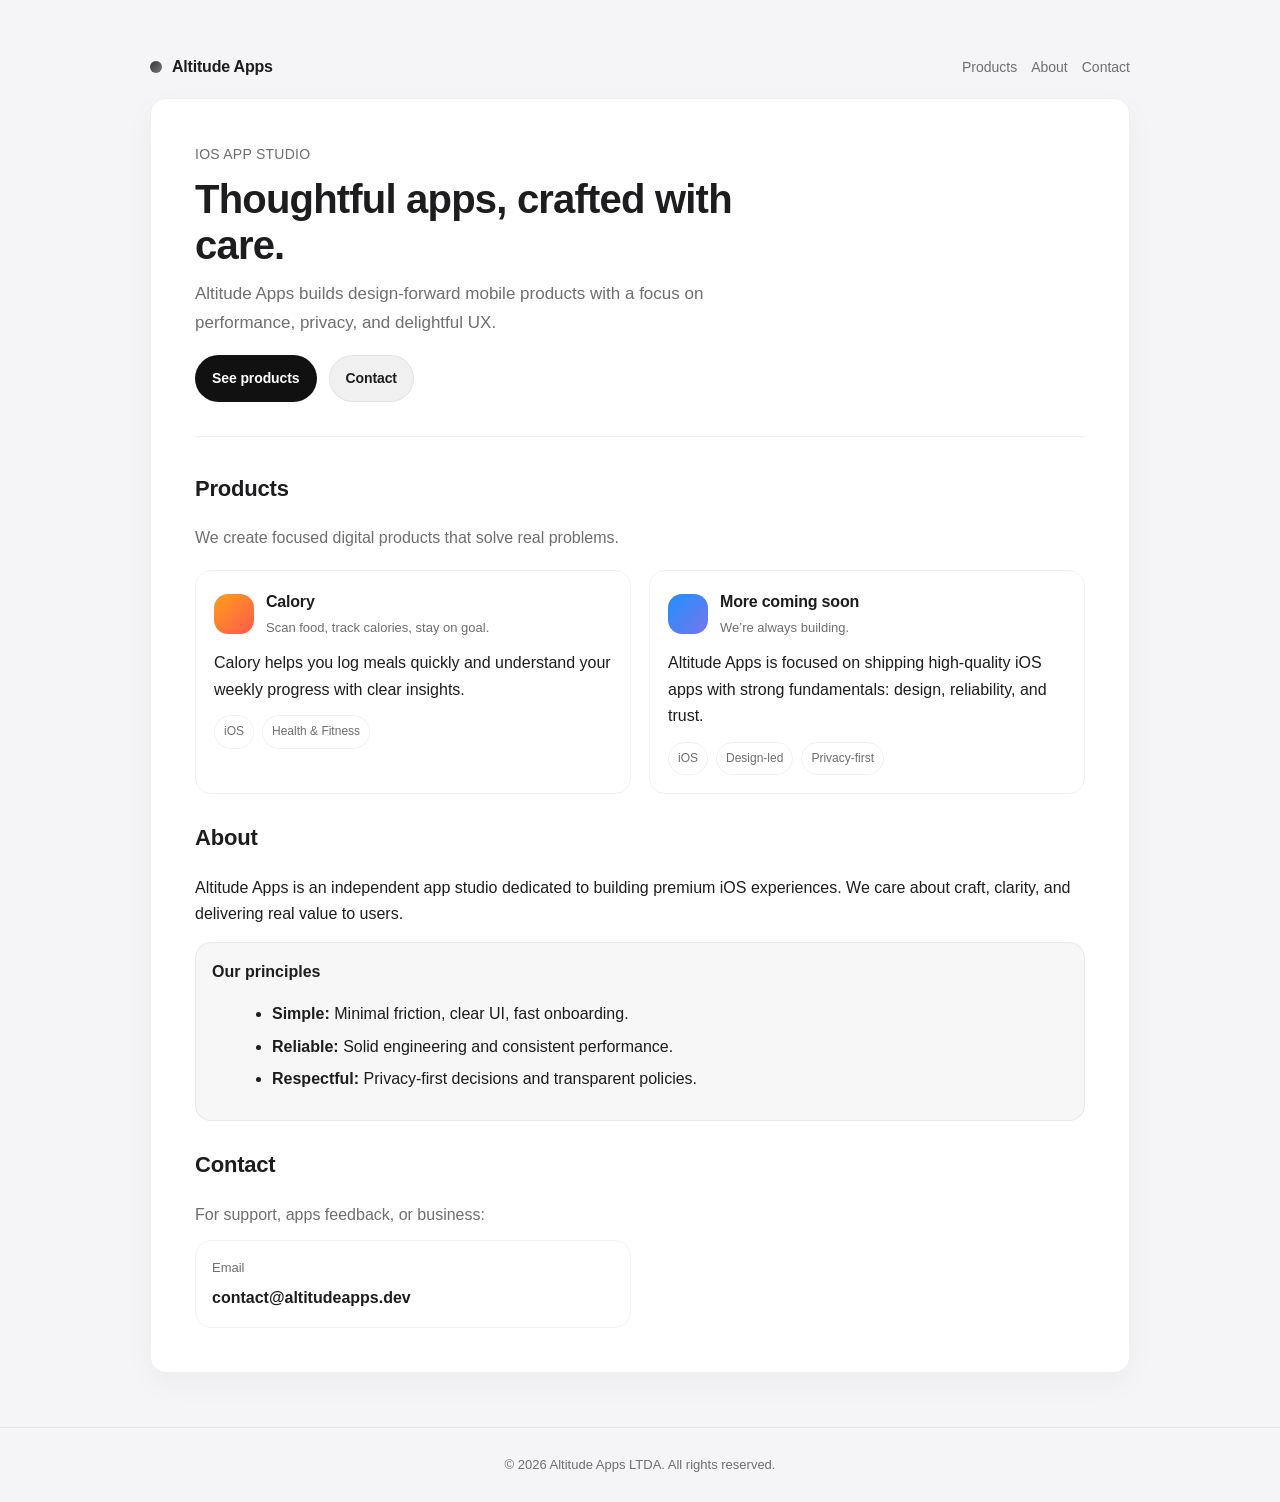
<file: index.html>
<!doctype html>
<html lang="en">
    <head>
        <meta charset="utf-8" />
        <meta name="viewport" content="width=device-width, initial-scale=1" />
        <meta name="description" content="Altitude Apps builds thoughtful, high-quality iOS apps with a focus on design, privacy, and performance." />
        <title>Altitude Apps</title>

        <link rel="stylesheet" href="assets/style.css" />

        <!-- Optional: Basic social preview -->
        <meta property="og:title" content="Altitude Apps" />
        <meta property="og:description" content="Thoughtful iOS apps. Design-forward. Privacy-first." />
        <meta property="og:type" content="website" />
    </head>

    <body>
        <div class="page">
            <div class="container">
                <header class="topbar">
                    <a class="brand" href="#top" aria-label="Altitude Apps Home">
                        <span class="brandMark" aria-hidden="true"></span>
                        <span class="brandText">Altitude Apps</span>
                    </a>

                    <nav class="nav">
                        <a href="#products">Products</a>
                        <a href="#about">About</a>
                        <a href="#contact">Contact</a>
                    </nav>
                </header>

                <main id="top" class="card">
                    <section class="hero">
                        <div>
                            <p class="eyebrow">iOS app studio</p>
                            <h1>Thoughtful apps, crafted with care.</h1>
                            <p class="lead">
                            Altitude Apps builds design-forward mobile products with a focus on performance, privacy, and delightful UX.
                            </p>

                            <div class="ctaRow">
                                <a class="button" href="#products">See products</a>
                                <a class="button secondary" href="#contact">Contact</a>
                            </div>
                        </div>
                    </section>

                    <hr class="divider" />

                    <section id="products" class="section">
                        <h2>Products</h2>
                        <p class="muted">
                        We create focused digital products that solve real problems.
                        </p>

                        <div class="grid">
                            <article class="product">
                                <div class="productHeader">
                                    <div class="productIcon" aria-hidden="true"></div>
                                    <div>
                                        <h3 class="productTitle">Calory</h3>
                                        <p class="productSubtitle">Scan food, track calories, stay on goal.</p>
                                    </div>
                                </div>

                                <p>
                                Calory helps you log meals quickly and understand your weekly progress with clear insights.
                                </p>

                                <div class="productMeta">
                                    <span class="chip">iOS</span>
                                    <span class="chip">Health & Fitness</span>
                                </div>

                                <!-- Replace # with your App Store link when ready -->
<!--                                <div class="productActions">-->
<!--                                    <a class="button small" href="#" aria-label="Calory App Store link (add later)">App Store</a>-->
<!--                                    <a class="button small secondary" href="#legal">Privacy & Terms</a>-->
<!--                                </div>-->
                            </article>

                            <article class="product">
                                <div class="productHeader">
                                    <div class="productIcon alt" aria-hidden="true"></div>
                                    <div>
                                        <h3 class="productTitle">More coming soon</h3>
                                        <p class="productSubtitle">We’re always building.</p>
                                    </div>
                                </div>
                                <p>
                                Altitude Apps is focused on shipping high-quality iOS apps with strong fundamentals: design, reliability, and trust.
                                </p>
                                <div class="productMeta">
                                    <span class="chip">iOS</span>
                                    <span class="chip">Design-led</span>
                                    <span class="chip">Privacy-first</span>
                                </div>
                            </article>
                        </div>
                    </section>

                    <section id="about" class="section">
                        <h2>About</h2>
                        <p>
                        Altitude Apps is an independent app studio dedicated to building premium iOS experiences.
                        We care about craft, clarity, and delivering real value to users.
                        </p>

                        <div class="callout">
                            <h3>Our principles</h3>
                            <ul>
                                <li><strong>Simple:</strong> Minimal friction, clear UI, fast onboarding.</li>
                                <li><strong>Reliable:</strong> Solid engineering and consistent performance.</li>
                                <li><strong>Respectful:</strong> Privacy-first decisions and transparent policies.</li>
                            </ul>
                        </div>
                    </section>

                    <section id="contact" class="section">
                        <h2>Contact</h2>
                        <p class="muted">For support, apps feedback, or business:</p>

                        <!-- Replace with your real inbox(es) -->
                        <div class="contactGrid">
                            <div class="contactItem">
                                <p class="contactLabel">Email</p>
                                <a class="contactValue" href="mailto:contact@altitudeapps.dev">contact@altitudeapps.dev</a>
                            </div>
                        </div>
                    </section>
                </main>
            </div>
        </div>

        <footer>
            <div class="container">
                <span>© <span id="year"></span> Altitude Apps LTDA. All rights reserved.</span>
            </div>
        </footer>

        <script>
            document.getElementById("year").textContent = new Date().getFullYear();
        </script>
    </body>
</html>
</file>
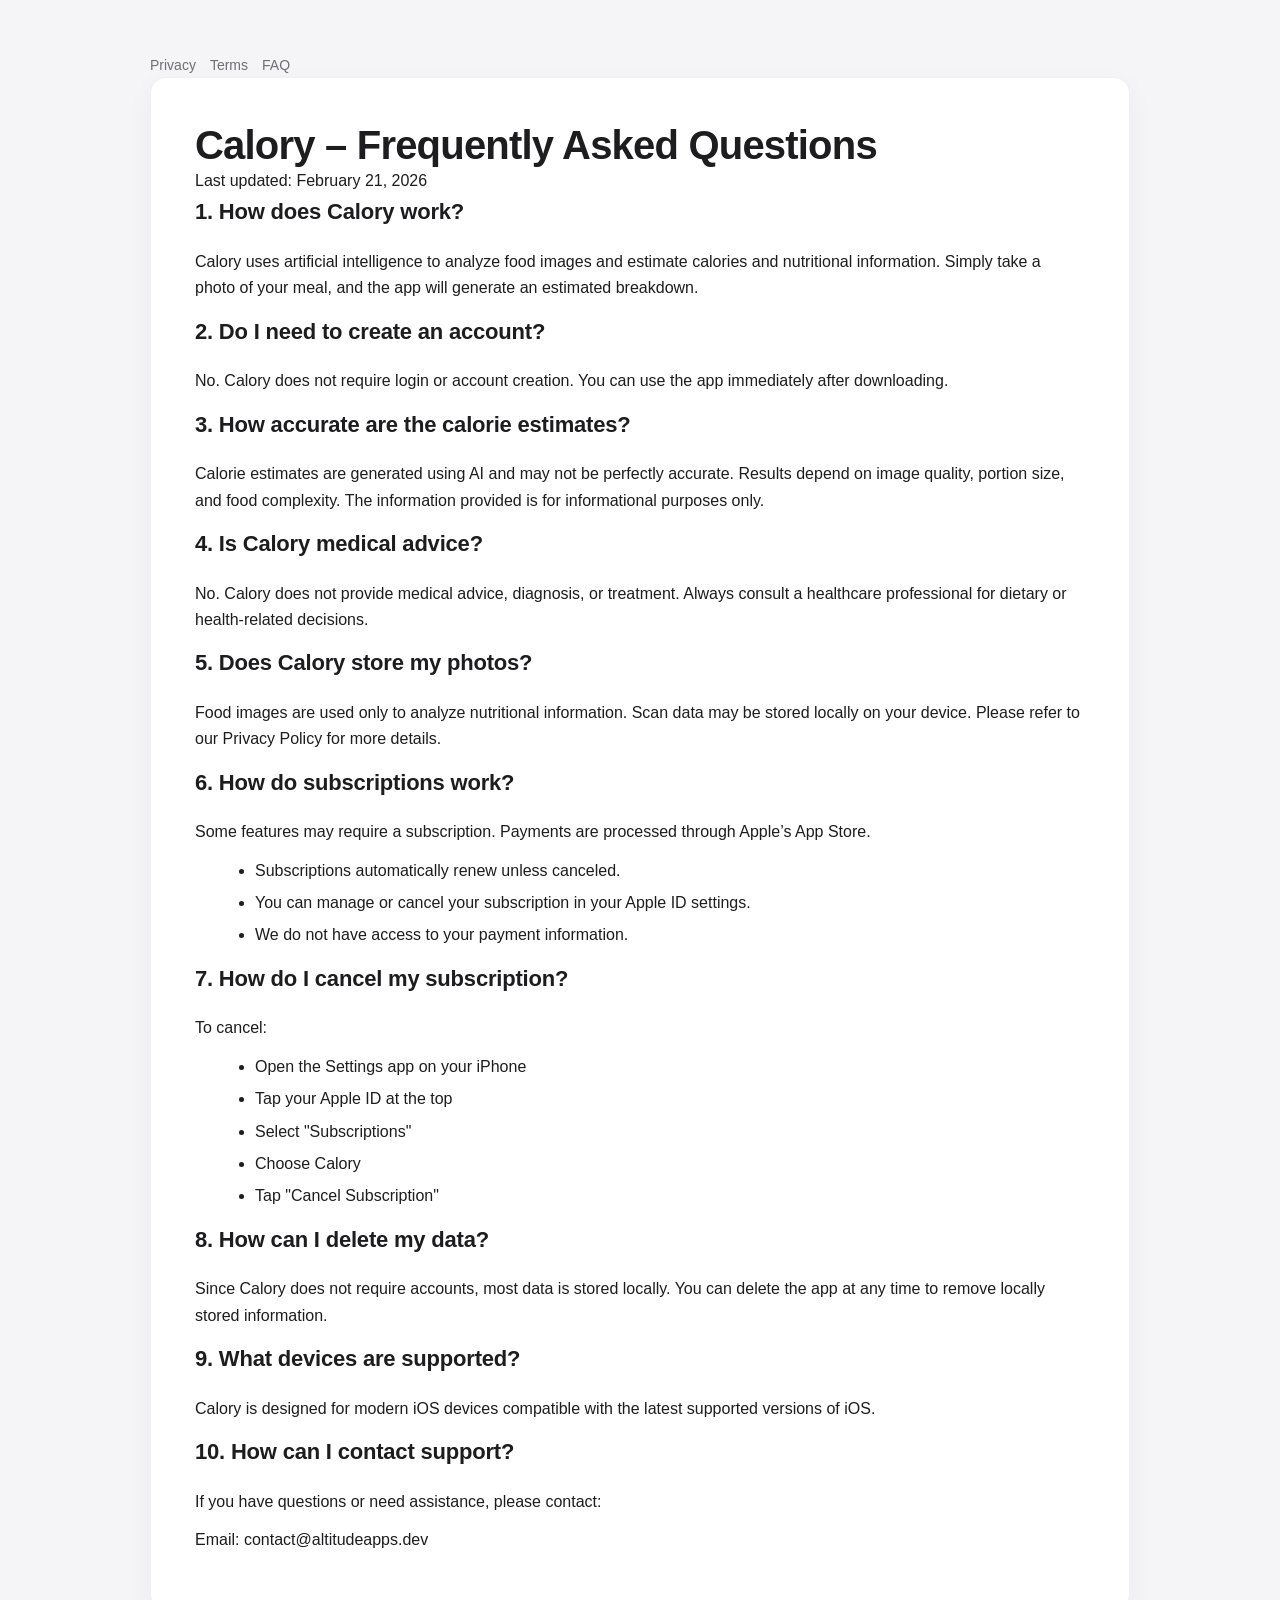
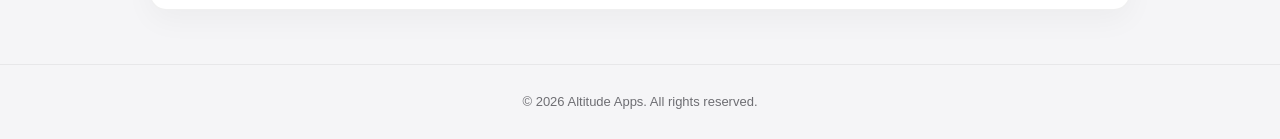
<file: Calory/faq.html>
<!DOCTYPE html>
<html lang="en">

<head>
    <meta charset="UTF-8">
    <meta name="viewport" content="width=device-width, initial-scale=1.0">
    <title>Calory – FAQ</title>
    <link rel="stylesheet" href="../assets/style.css">
</head>

<body>

    <div class="page">
        <div class="container">

            <div class="nav">
                <a href="privacy.html">Privacy</a>
                <a href="terms.html">Terms</a>
                <a href="faq.html">FAQ</a>
            </div>

            <div class="card">

                <h1>Calory – Frequently Asked Questions</h1>
                <div class="date">Last updated: February 21, 2026</div>

                <h2>1. How does Calory work?</h2>
                <p>
                    Calory uses artificial intelligence to analyze food images and estimate
                    calories and nutritional information. Simply take a photo of your meal,
                    and the app will generate an estimated breakdown.
                </p>

                <h2>2. Do I need to create an account?</h2>
                <p>
                    No. Calory does not require login or account creation.
                    You can use the app immediately after downloading.
                </p>

                <h2>3. How accurate are the calorie estimates?</h2>
                <p>
                    Calorie estimates are generated using AI and may not be perfectly accurate.
                    Results depend on image quality, portion size, and food complexity.
                    The information provided is for informational purposes only.
                </p>

                <h2>4. Is Calory medical advice?</h2>
                <p>
                    No. Calory does not provide medical advice, diagnosis, or treatment.
                    Always consult a healthcare professional for dietary or health-related decisions.
                </p>

                <h2>5. Does Calory store my photos?</h2>
                <p>
                    Food images are used only to analyze nutritional information.
                    Scan data may be stored locally on your device.
                    Please refer to our Privacy Policy for more details.
                </p>

                <h2>6. How do subscriptions work?</h2>
                <p>
                    Some features may require a subscription. Payments are processed through Apple’s App Store.
                </p>

                <ul>
                    <li>Subscriptions automatically renew unless canceled.</li>
                    <li>You can manage or cancel your subscription in your Apple ID settings.</li>
                    <li>We do not have access to your payment information.</li>
                </ul>

                <h2>7. How do I cancel my subscription?</h2>
                <p>
                    To cancel:
                </p>
                <ul>
                    <li>Open the Settings app on your iPhone</li>
                    <li>Tap your Apple ID at the top</li>
                    <li>Select "Subscriptions"</li>
                    <li>Choose Calory</li>
                    <li>Tap "Cancel Subscription"</li>
                </ul>

                <h2>8. How can I delete my data?</h2>
                <p>
                    Since Calory does not require accounts, most data is stored locally.
                    You can delete the app at any time to remove locally stored information.
                </p>

                <h2>9. What devices are supported?</h2>
                <p>
                    Calory is designed for modern iOS devices compatible with the latest supported versions of iOS.
                </p>

                <h2>10. How can I contact support?</h2>
                <p>
                    If you have questions or need assistance, please contact:
                </p>

                <p>
                    Email: contact@altitudeapps.dev<br>
                </p>

            </div>
        </div>
    </div>

    <footer>
        © 2026 Altitude Apps. All rights reserved.
    </footer>

</body>

</html>
</file>
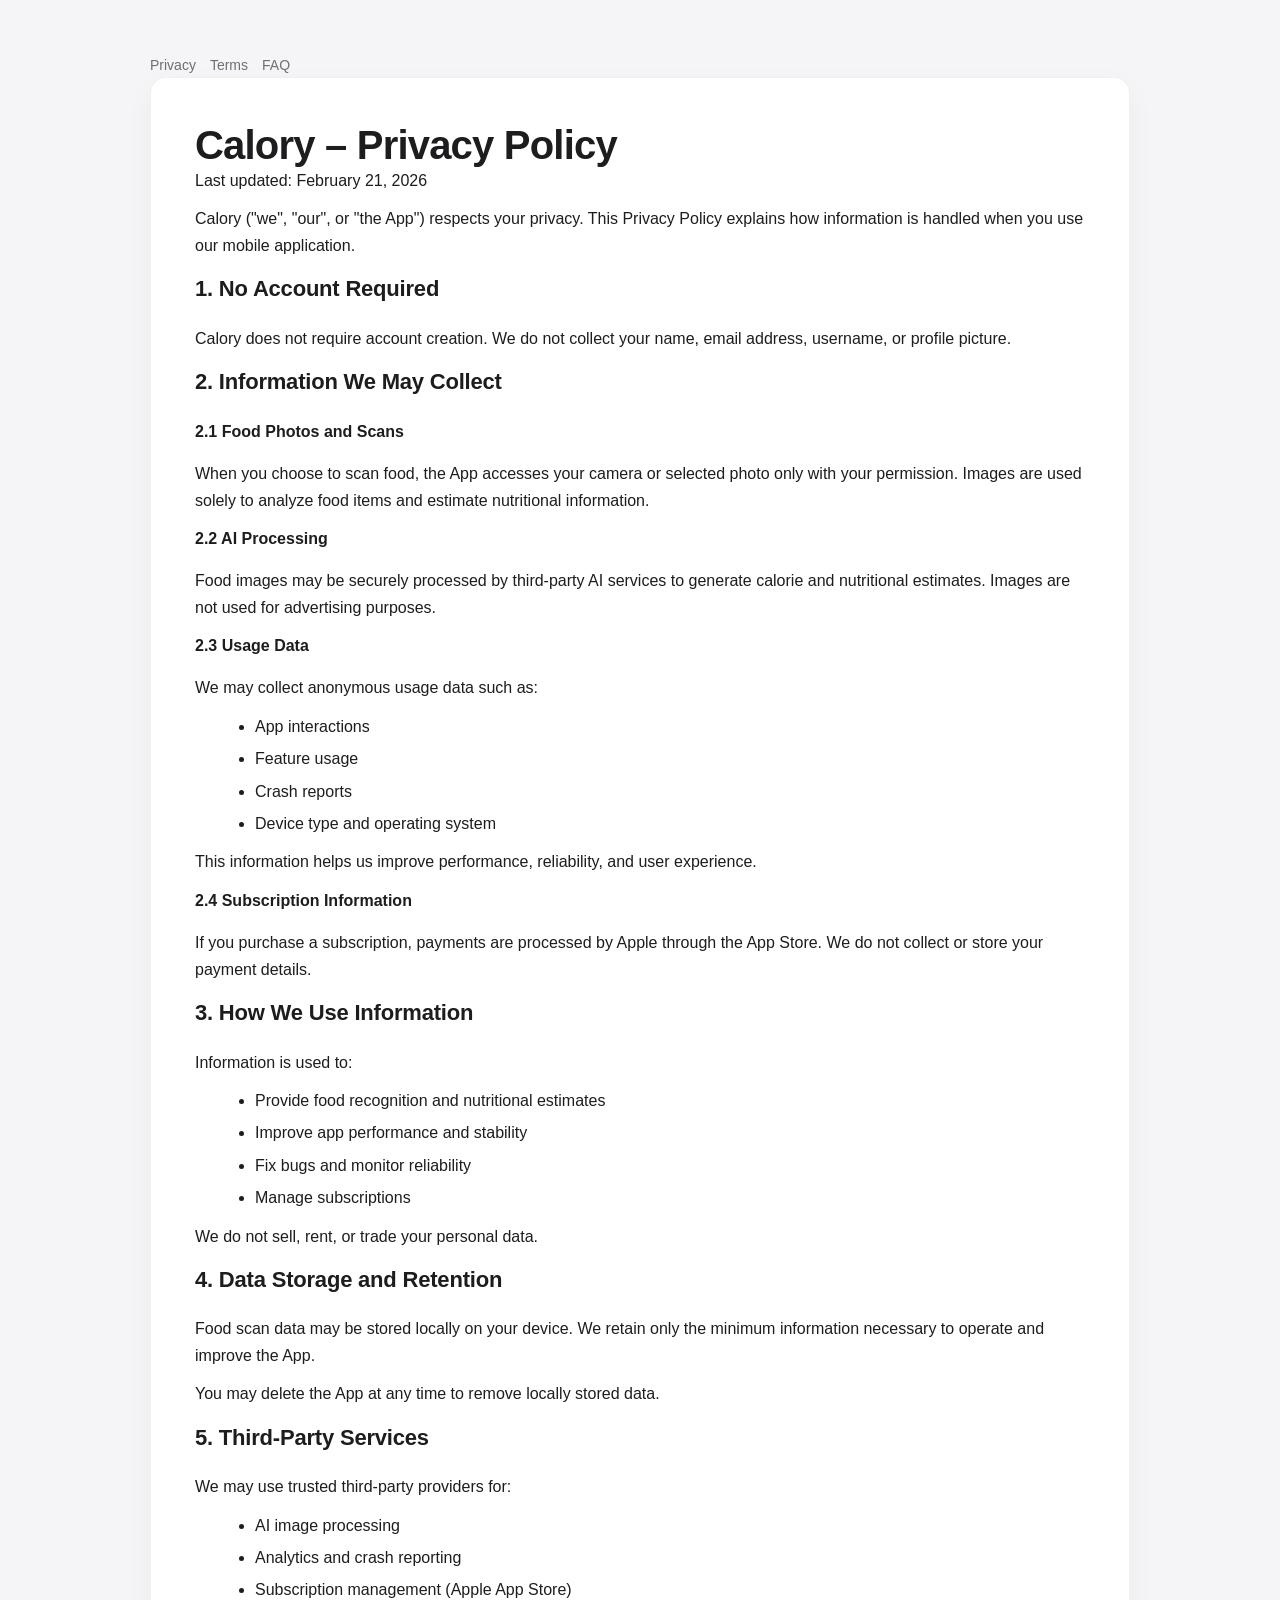
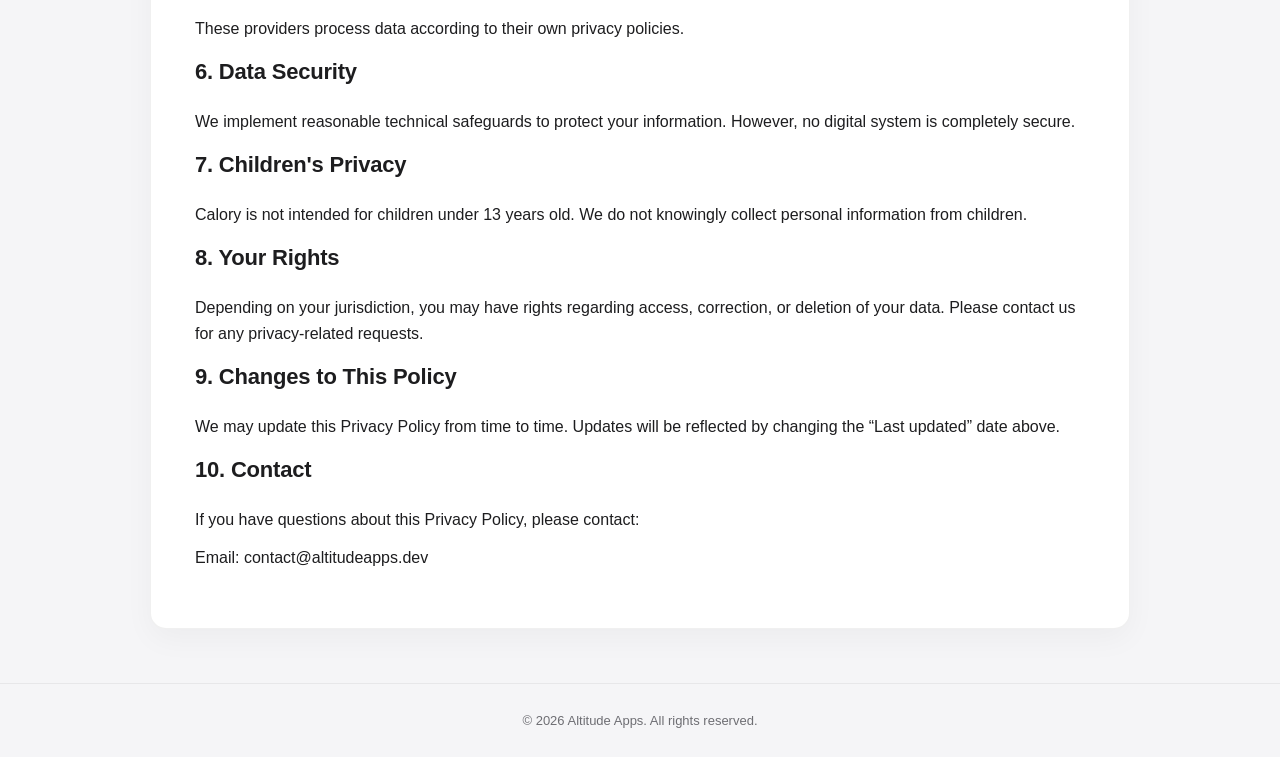
<file: Calory/privacy.html>
<!DOCTYPE html>
<html lang="en">

<head>
    <meta charset="UTF-8">
    <meta name="viewport" content="width=device-width, initial-scale=1.0">
    <title>Calory – Privacy Policy</title>
    <link rel="stylesheet" href="../assets/style.css">
</head>

<body>

    <div class="page">
        <div class="container">

            <div class="nav">
                <a href="privacy.html">Privacy</a>
                <a href="terms.html">Terms</a>
                <a href="faq.html">FAQ</a>
            </div>

            <div class="card">

                <h1>Calory – Privacy Policy</h1>
                <div class="date">Last updated: February 21, 2026</div>

                <p>
                    Calory ("we", "our", or "the App") respects your privacy.
                    This Privacy Policy explains how information is handled when you use our mobile application.
                </p>

                <h2>1. No Account Required</h2>
                <p>
                    Calory does not require account creation.
                    We do not collect your name, email address, username, or profile picture.
                </p>

                <h2>2. Information We May Collect</h2>

                <h3>2.1 Food Photos and Scans</h3>
                <p>
                    When you choose to scan food, the App accesses your camera or selected photo
                    only with your permission. Images are used solely to analyze food items
                    and estimate nutritional information.
                </p>

                <h3>2.2 AI Processing</h3>
                <p>
                    Food images may be securely processed by third-party AI services
                    to generate calorie and nutritional estimates.
                    Images are not used for advertising purposes.
                </p>

                <h3>2.3 Usage Data</h3>
                <p>We may collect anonymous usage data such as:</p>
                <ul>
                    <li>App interactions</li>
                    <li>Feature usage</li>
                    <li>Crash reports</li>
                    <li>Device type and operating system</li>
                </ul>
                <p>
                    This information helps us improve performance, reliability, and user experience.
                </p>

                <h3>2.4 Subscription Information</h3>
                <p>
                    If you purchase a subscription, payments are processed by Apple through the App Store.
                    We do not collect or store your payment details.
                </p>

                <h2>3. How We Use Information</h2>
                <p>Information is used to:</p>
                <ul>
                    <li>Provide food recognition and nutritional estimates</li>
                    <li>Improve app performance and stability</li>
                    <li>Fix bugs and monitor reliability</li>
                    <li>Manage subscriptions</li>
                </ul>

                <p>
                    We do not sell, rent, or trade your personal data.
                </p>

                <h2>4. Data Storage and Retention</h2>
                <p>
                    Food scan data may be stored locally on your device.
                    We retain only the minimum information necessary to operate and improve the App.
                </p>

                <p>
                    You may delete the App at any time to remove locally stored data.
                </p>

                <h2>5. Third-Party Services</h2>
                <p>We may use trusted third-party providers for:</p>
                <ul>
                    <li>AI image processing</li>
                    <li>Analytics and crash reporting</li>
                    <li>Subscription management (Apple App Store)</li>
                </ul>

                <p>
                    These providers process data according to their own privacy policies.
                </p>

                <h2>6. Data Security</h2>
                <p>
                    We implement reasonable technical safeguards to protect your information.
                    However, no digital system is completely secure.
                </p>

                <h2>7. Children's Privacy</h2>
                <p>
                    Calory is not intended for children under 13 years old.
                    We do not knowingly collect personal information from children.
                </p>

                <h2>8. Your Rights</h2>
                <p>
                    Depending on your jurisdiction, you may have rights regarding access,
                    correction, or deletion of your data.
                    Please contact us for any privacy-related requests.
                </p>

                <h2>9. Changes to This Policy</h2>
                <p>
                    We may update this Privacy Policy from time to time.
                    Updates will be reflected by changing the “Last updated” date above.
                </p>

                <h2>10. Contact</h2>
                <p>
                    If you have questions about this Privacy Policy, please contact:
                </p>

                <p>
                    Email: contact@altitudeapps.dev<br>
                </p>

            </div>
        </div>
    </div>

    <footer>
        © 2026 Altitude Apps. All rights reserved.
    </footer>

</body>

</html>
</file>
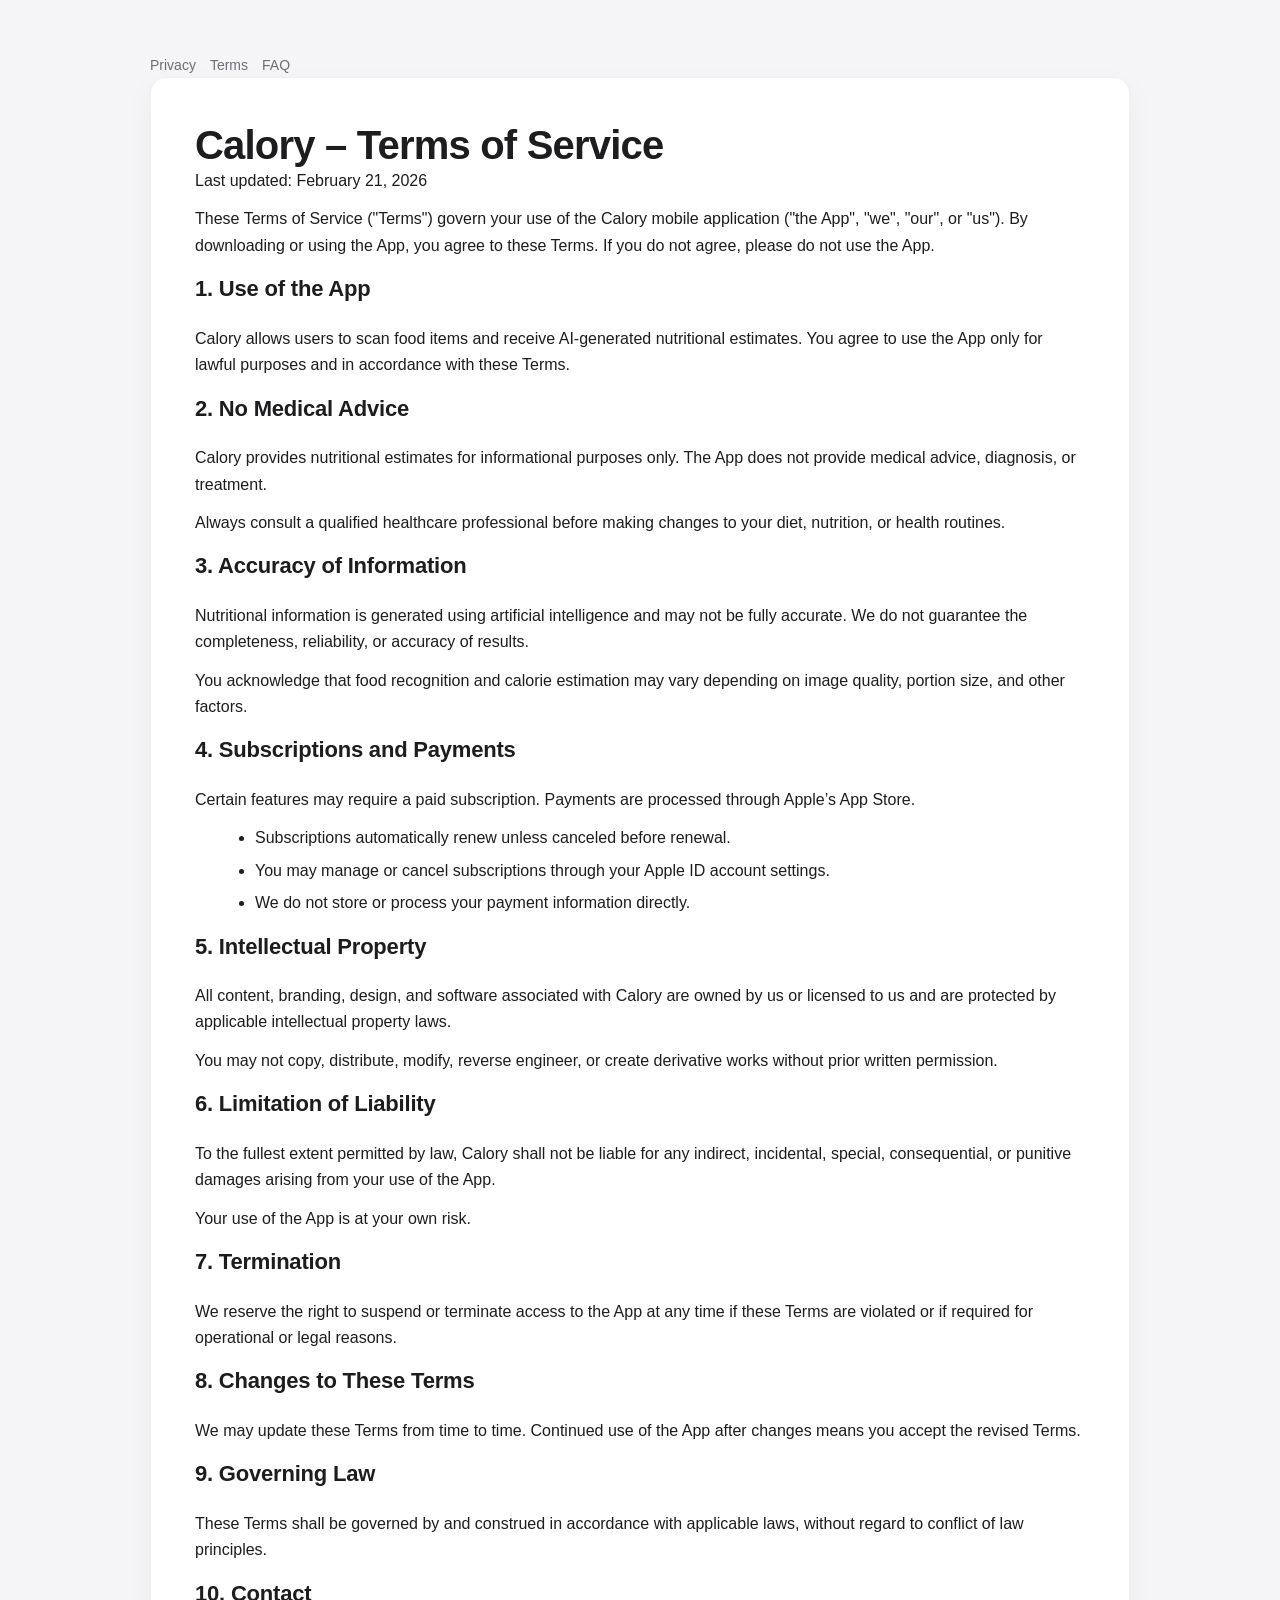
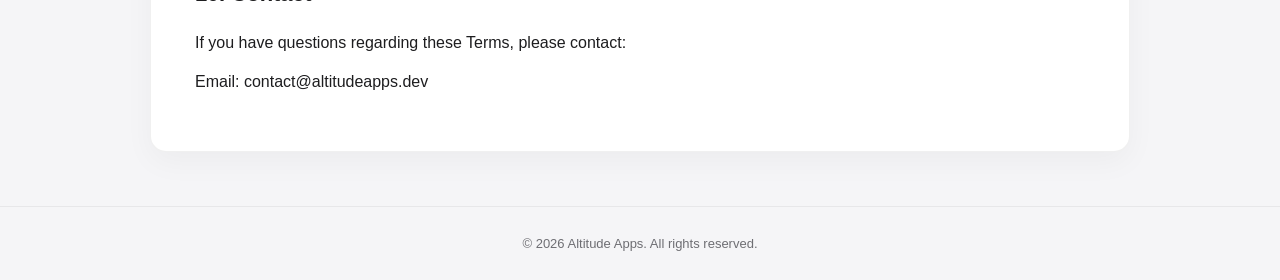
<file: Calory/terms.html>
<!DOCTYPE html>
<html lang="en">

<head>
    <meta charset="UTF-8">
    <meta name="viewport" content="width=device-width, initial-scale=1.0">
    <title>Calory – Terms of Service</title>
    <link rel="stylesheet" href="../assets/style.css">
</head>

<body>

    <div class="page">
        <div class="container">

            <div class="nav">
                <a href="privacy.html">Privacy</a>
                <a href="terms.html">Terms</a>
                <a href="faq.html">FAQ</a>
            </div>

            <div class="card">

                <h1>Calory – Terms of Service</h1>
                <div class="date">Last updated: February 21, 2026</div>

                <p>
                    These Terms of Service ("Terms") govern your use of the Calory mobile application
                    ("the App", "we", "our", or "us"). By downloading or using the App, you agree to these Terms.
                    If you do not agree, please do not use the App.
                </p>

                <h2>1. Use of the App</h2>
                <p>
                    Calory allows users to scan food items and receive AI-generated nutritional estimates.
                    You agree to use the App only for lawful purposes and in accordance with these Terms.
                </p>

                <h2>2. No Medical Advice</h2>
                <p>
                    Calory provides nutritional estimates for informational purposes only.
                    The App does not provide medical advice, diagnosis, or treatment.
                </p>

                <p>
                    Always consult a qualified healthcare professional before making changes to your diet,
                    nutrition, or health routines.
                </p>

                <h2>3. Accuracy of Information</h2>
                <p>
                    Nutritional information is generated using artificial intelligence and may not be fully accurate.
                    We do not guarantee the completeness, reliability, or accuracy of results.
                </p>

                <p>
                    You acknowledge that food recognition and calorie estimation may vary depending on image quality,
                    portion size, and other factors.
                </p>

                <h2>4. Subscriptions and Payments</h2>
                <p>
                    Certain features may require a paid subscription. Payments are processed through Apple’s App Store.
                </p>

                <ul>
                    <li>Subscriptions automatically renew unless canceled before renewal.</li>
                    <li>You may manage or cancel subscriptions through your Apple ID account settings.</li>
                    <li>We do not store or process your payment information directly.</li>
                </ul>

                <h2>5. Intellectual Property</h2>
                <p>
                    All content, branding, design, and software associated with Calory are owned by us
                    or licensed to us and are protected by applicable intellectual property laws.
                </p>

                <p>
                    You may not copy, distribute, modify, reverse engineer, or create derivative works
                    without prior written permission.
                </p>

                <h2>6. Limitation of Liability</h2>
                <p>
                    To the fullest extent permitted by law, Calory shall not be liable for any indirect,
                    incidental, special, consequential, or punitive damages arising from your use of the App.
                </p>

                <p>
                    Your use of the App is at your own risk.
                </p>

                <h2>7. Termination</h2>
                <p>
                    We reserve the right to suspend or terminate access to the App at any time if these Terms are
                    violated
                    or if required for operational or legal reasons.
                </p>

                <h2>8. Changes to These Terms</h2>
                <p>
                    We may update these Terms from time to time.
                    Continued use of the App after changes means you accept the revised Terms.
                </p>

                <h2>9. Governing Law</h2>
                <p>
                    These Terms shall be governed by and construed in accordance with applicable laws,
                    without regard to conflict of law principles.
                </p>

                <h2>10. Contact</h2>
                <p>
                    If you have questions regarding these Terms, please contact:
                </p>

                <p>
                    Email: contact@altitudeapps.dev<br>
                </p>

            </div>
        </div>
    </div>

    <footer>
        © 2026 Altitude Apps. All rights reserved.
    </footer>

</body>

</html>
</file>
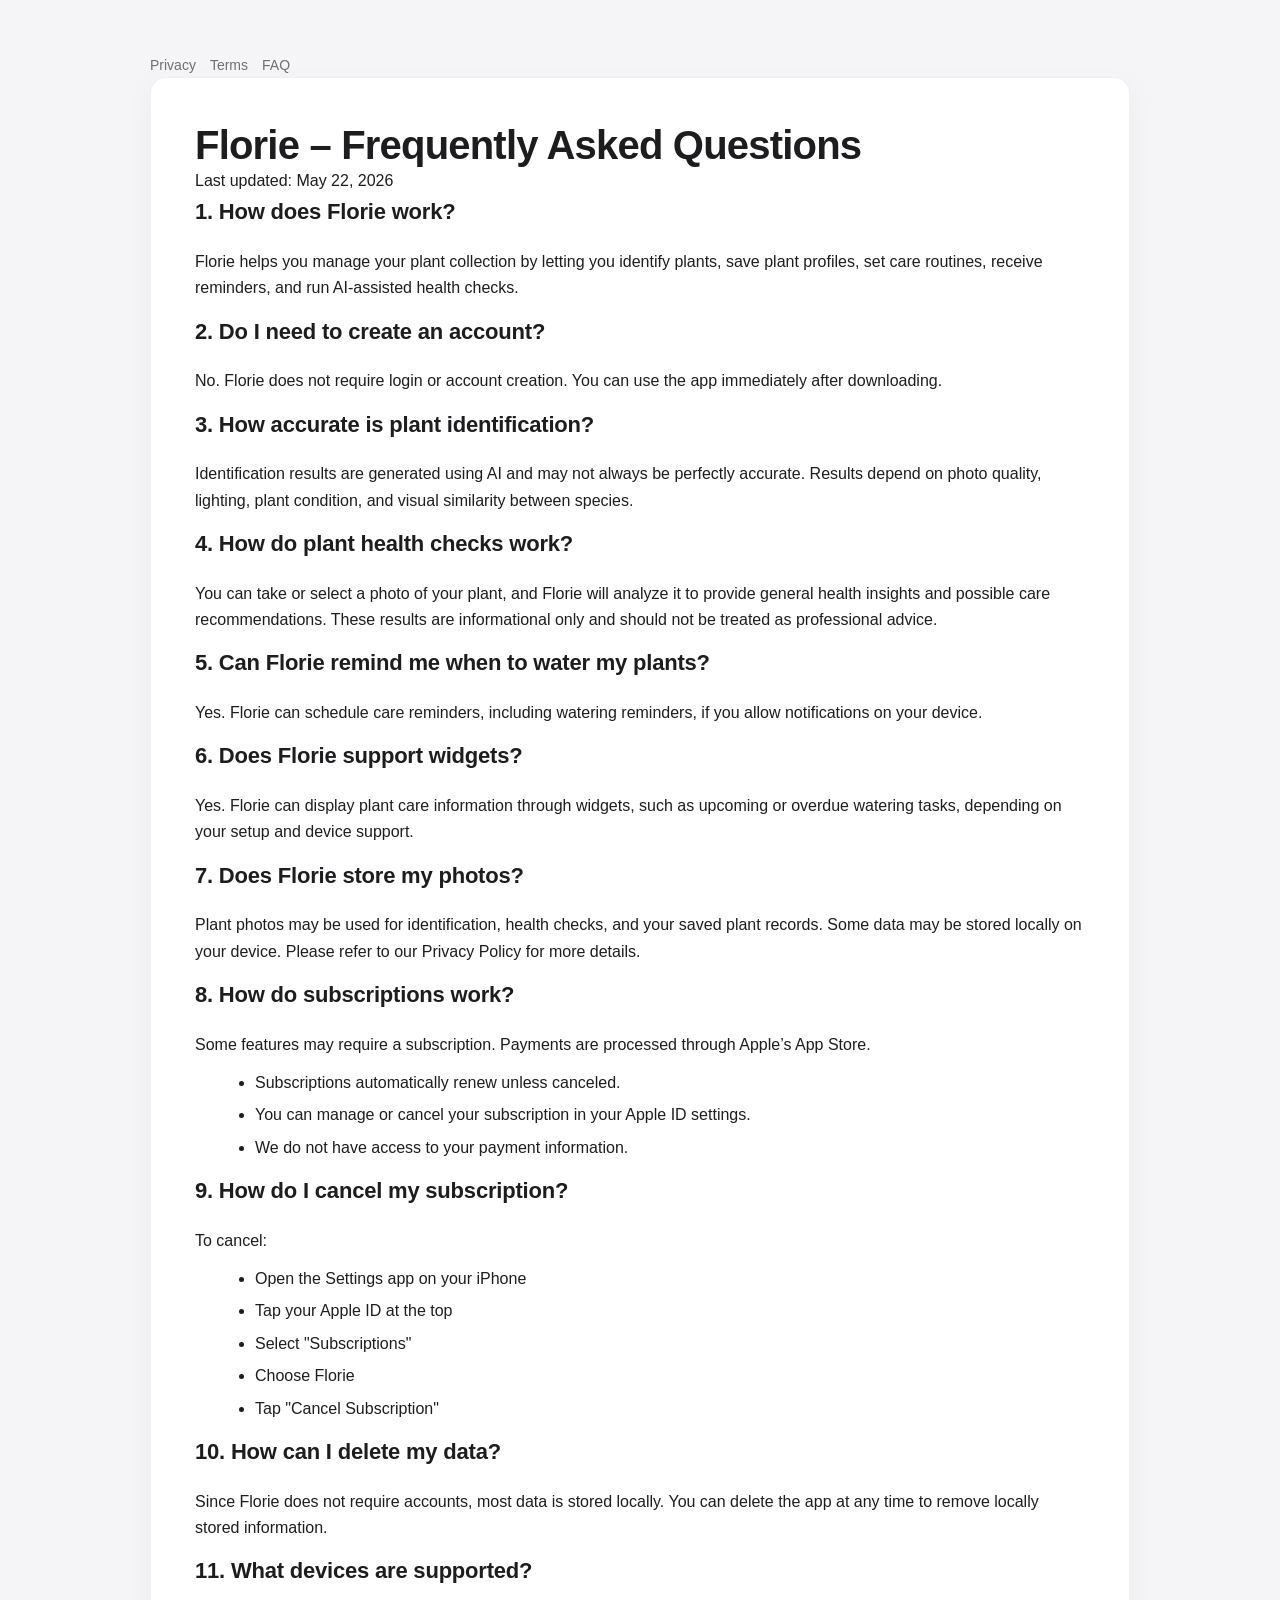
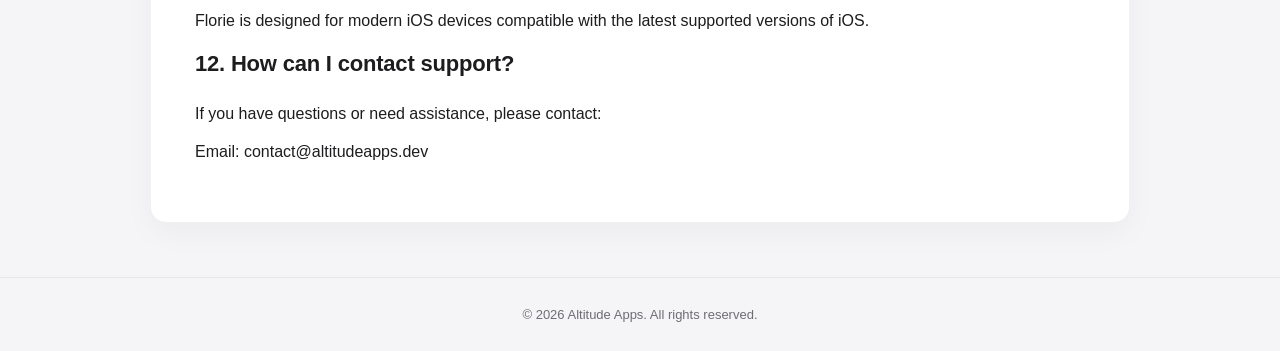
<file: Florie/faq.html>
<!DOCTYPE html>
<html lang="en">

<head>
    <meta charset="UTF-8">
    <meta name="viewport" content="width=device-width, initial-scale=1.0">
    <title>Florie – FAQ</title>
    <link rel="stylesheet" href="../assets/style.css">
</head>

<body>

    <div class="page">
        <div class="container">

            <div class="nav">
                <a href="privacy.html">Privacy</a>
                <a href="terms.html">Terms</a>
                <a href="faq.html">FAQ</a>
            </div>

            <div class="card">

                <h1>Florie – Frequently Asked Questions</h1>
                <div class="date">Last updated: May 22, 2026</div>

                <h2>1. How does Florie work?</h2>
                <p>
                    Florie helps you manage your plant collection by letting you identify plants,
                    save plant profiles, set care routines, receive reminders, and run AI-assisted health checks.
                </p>

                <h2>2. Do I need to create an account?</h2>
                <p>
                    No. Florie does not require login or account creation.
                    You can use the app immediately after downloading.
                </p>

                <h2>3. How accurate is plant identification?</h2>
                <p>
                    Identification results are generated using AI and may not always be perfectly accurate.
                    Results depend on photo quality, lighting, plant condition, and visual similarity between species.
                </p>

                <h2>4. How do plant health checks work?</h2>
                <p>
                    You can take or select a photo of your plant, and Florie will analyze it to provide
                    general health insights and possible care recommendations.
                    These results are informational only and should not be treated as professional advice.
                </p>

                <h2>5. Can Florie remind me when to water my plants?</h2>
                <p>
                    Yes. Florie can schedule care reminders, including watering reminders,
                    if you allow notifications on your device.
                </p>

                <h2>6. Does Florie support widgets?</h2>
                <p>
                    Yes. Florie can display plant care information through widgets,
                    such as upcoming or overdue watering tasks, depending on your setup and device support.
                </p>

                <h2>7. Does Florie store my photos?</h2>
                <p>
                    Plant photos may be used for identification, health checks, and your saved plant records.
                    Some data may be stored locally on your device.
                    Please refer to our Privacy Policy for more details.
                </p>

                <h2>8. How do subscriptions work?</h2>
                <p>
                    Some features may require a subscription. Payments are processed through Apple’s App Store.
                </p>

                <ul>
                    <li>Subscriptions automatically renew unless canceled.</li>
                    <li>You can manage or cancel your subscription in your Apple ID settings.</li>
                    <li>We do not have access to your payment information.</li>
                </ul>

                <h2>9. How do I cancel my subscription?</h2>
                <p>
                    To cancel:
                </p>
                <ul>
                    <li>Open the Settings app on your iPhone</li>
                    <li>Tap your Apple ID at the top</li>
                    <li>Select "Subscriptions"</li>
                    <li>Choose Florie</li>
                    <li>Tap "Cancel Subscription"</li>
                </ul>

                <h2>10. How can I delete my data?</h2>
                <p>
                    Since Florie does not require accounts, most data is stored locally.
                    You can delete the app at any time to remove locally stored information.
                </p>

                <h2>11. What devices are supported?</h2>
                <p>
                    Florie is designed for modern iOS devices compatible with the latest supported versions of iOS.
                </p>

                <h2>12. How can I contact support?</h2>
                <p>
                    If you have questions or need assistance, please contact:
                </p>

                <p>
                    Email: contact@altitudeapps.dev<br>
                </p>

            </div>
        </div>
    </div>

    <footer>
        © 2026 Altitude Apps. All rights reserved.
    </footer>

</body>

</html>
</file>
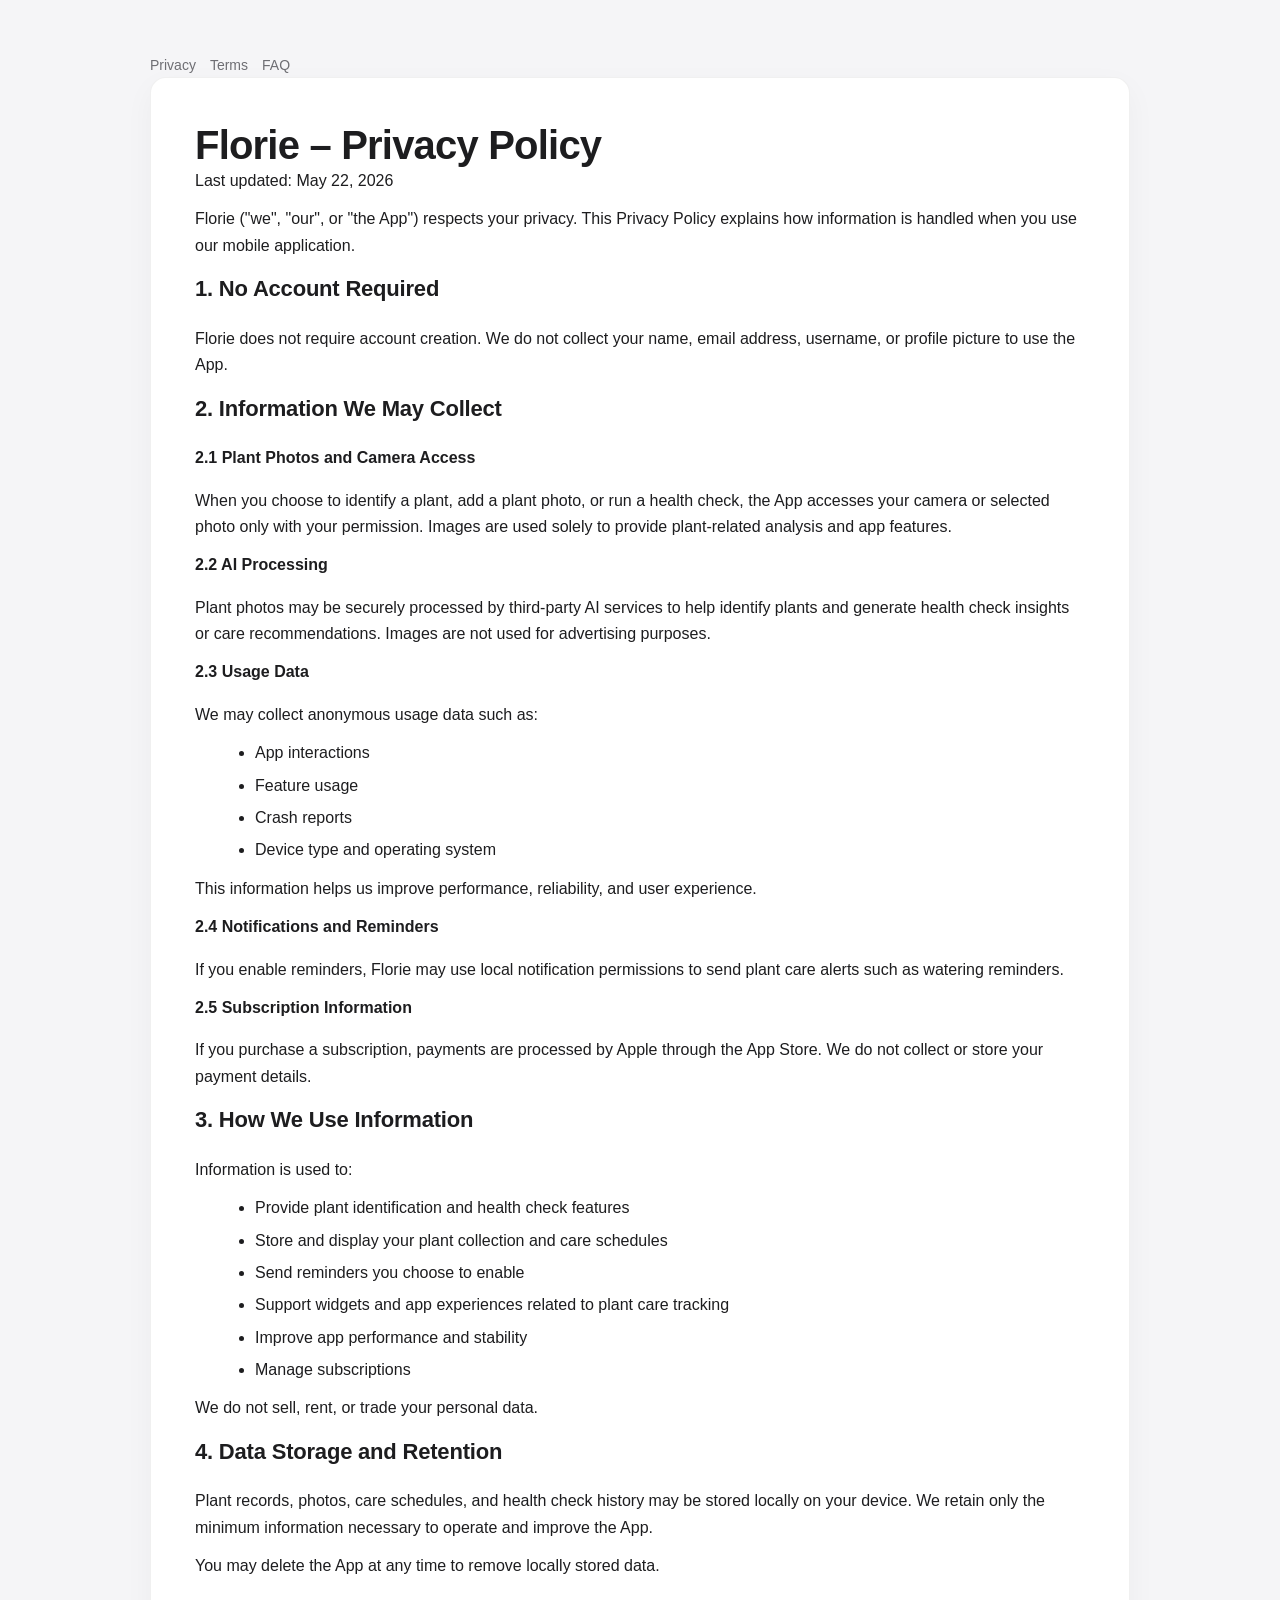
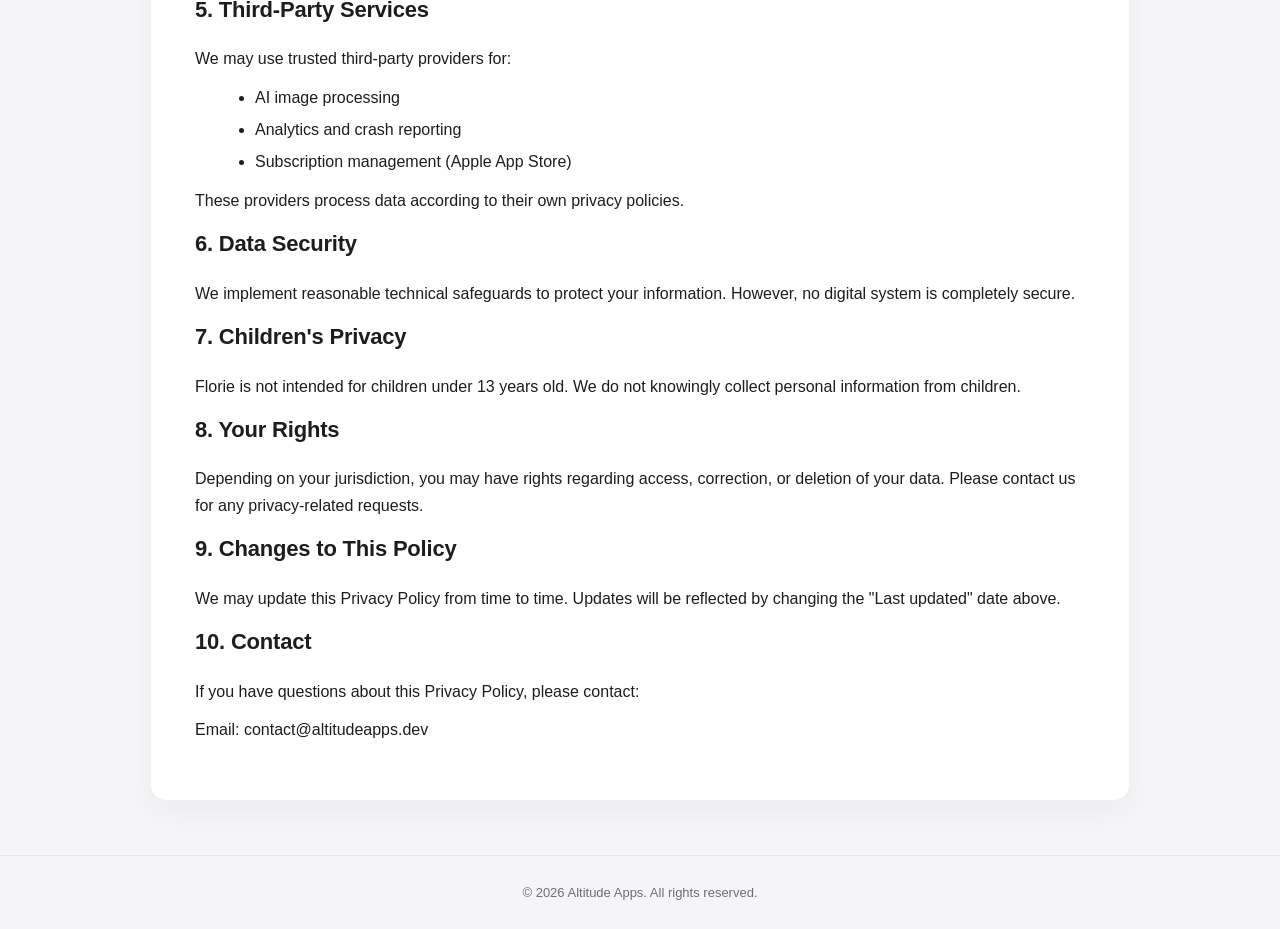
<file: Florie/privacy.html>
<!DOCTYPE html>
<html lang="en">

<head>
    <meta charset="UTF-8">
    <meta name="viewport" content="width=device-width, initial-scale=1.0">
    <title>Florie – Privacy Policy</title>
    <link rel="stylesheet" href="../assets/style.css">
</head>

<body>

    <div class="page">
        <div class="container">

            <div class="nav">
                <a href="privacy.html">Privacy</a>
                <a href="terms.html">Terms</a>
                <a href="faq.html">FAQ</a>
            </div>

            <div class="card">

                <h1>Florie – Privacy Policy</h1>
                <div class="date">Last updated: May 22, 2026</div>

                <p>
                    Florie ("we", "our", or "the App") respects your privacy.
                    This Privacy Policy explains how information is handled when you use our mobile application.
                </p>

                <h2>1. No Account Required</h2>
                <p>
                    Florie does not require account creation.
                    We do not collect your name, email address, username, or profile picture to use the App.
                </p>

                <h2>2. Information We May Collect</h2>

                <h3>2.1 Plant Photos and Camera Access</h3>
                <p>
                    When you choose to identify a plant, add a plant photo, or run a health check,
                    the App accesses your camera or selected photo only with your permission.
                    Images are used solely to provide plant-related analysis and app features.
                </p>

                <h3>2.2 AI Processing</h3>
                <p>
                    Plant photos may be securely processed by third-party AI services
                    to help identify plants and generate health check insights or care recommendations.
                    Images are not used for advertising purposes.
                </p>

                <h3>2.3 Usage Data</h3>
                <p>We may collect anonymous usage data such as:</p>
                <ul>
                    <li>App interactions</li>
                    <li>Feature usage</li>
                    <li>Crash reports</li>
                    <li>Device type and operating system</li>
                </ul>
                <p>
                    This information helps us improve performance, reliability, and user experience.
                </p>

                <h3>2.4 Notifications and Reminders</h3>
                <p>
                    If you enable reminders, Florie may use local notification permissions
                    to send plant care alerts such as watering reminders.
                </p>

                <h3>2.5 Subscription Information</h3>
                <p>
                    If you purchase a subscription, payments are processed by Apple through the App Store.
                    We do not collect or store your payment details.
                </p>

                <h2>3. How We Use Information</h2>
                <p>Information is used to:</p>
                <ul>
                    <li>Provide plant identification and health check features</li>
                    <li>Store and display your plant collection and care schedules</li>
                    <li>Send reminders you choose to enable</li>
                    <li>Support widgets and app experiences related to plant care tracking</li>
                    <li>Improve app performance and stability</li>
                    <li>Manage subscriptions</li>
                </ul>

                <p>
                    We do not sell, rent, or trade your personal data.
                </p>

                <h2>4. Data Storage and Retention</h2>
                <p>
                    Plant records, photos, care schedules, and health check history may be stored locally on your
                    device.
                    We retain only the minimum information necessary to operate and improve the App.
                </p>

                <p>
                    You may delete the App at any time to remove locally stored data.
                </p>

                <h2>5. Third-Party Services</h2>
                <p>We may use trusted third-party providers for:</p>
                <ul>
                    <li>AI image processing</li>
                    <li>Analytics and crash reporting</li>
                    <li>Subscription management (Apple App Store)</li>
                </ul>

                <p>
                    These providers process data according to their own privacy policies.
                </p>

                <h2>6. Data Security</h2>
                <p>
                    We implement reasonable technical safeguards to protect your information.
                    However, no digital system is completely secure.
                </p>

                <h2>7. Children's Privacy</h2>
                <p>
                    Florie is not intended for children under 13 years old.
                    We do not knowingly collect personal information from children.
                </p>

                <h2>8. Your Rights</h2>
                <p>
                    Depending on your jurisdiction, you may have rights regarding access,
                    correction, or deletion of your data.
                    Please contact us for any privacy-related requests.
                </p>

                <h2>9. Changes to This Policy</h2>
                <p>
                    We may update this Privacy Policy from time to time.
                    Updates will be reflected by changing the "Last updated" date above.
                </p>

                <h2>10. Contact</h2>
                <p>
                    If you have questions about this Privacy Policy, please contact:
                </p>

                <p>
                    Email: contact@altitudeapps.dev<br>
                </p>

            </div>
        </div>
    </div>

    <footer>
        © 2026 Altitude Apps. All rights reserved.
    </footer>

</body>

</html>
</file>
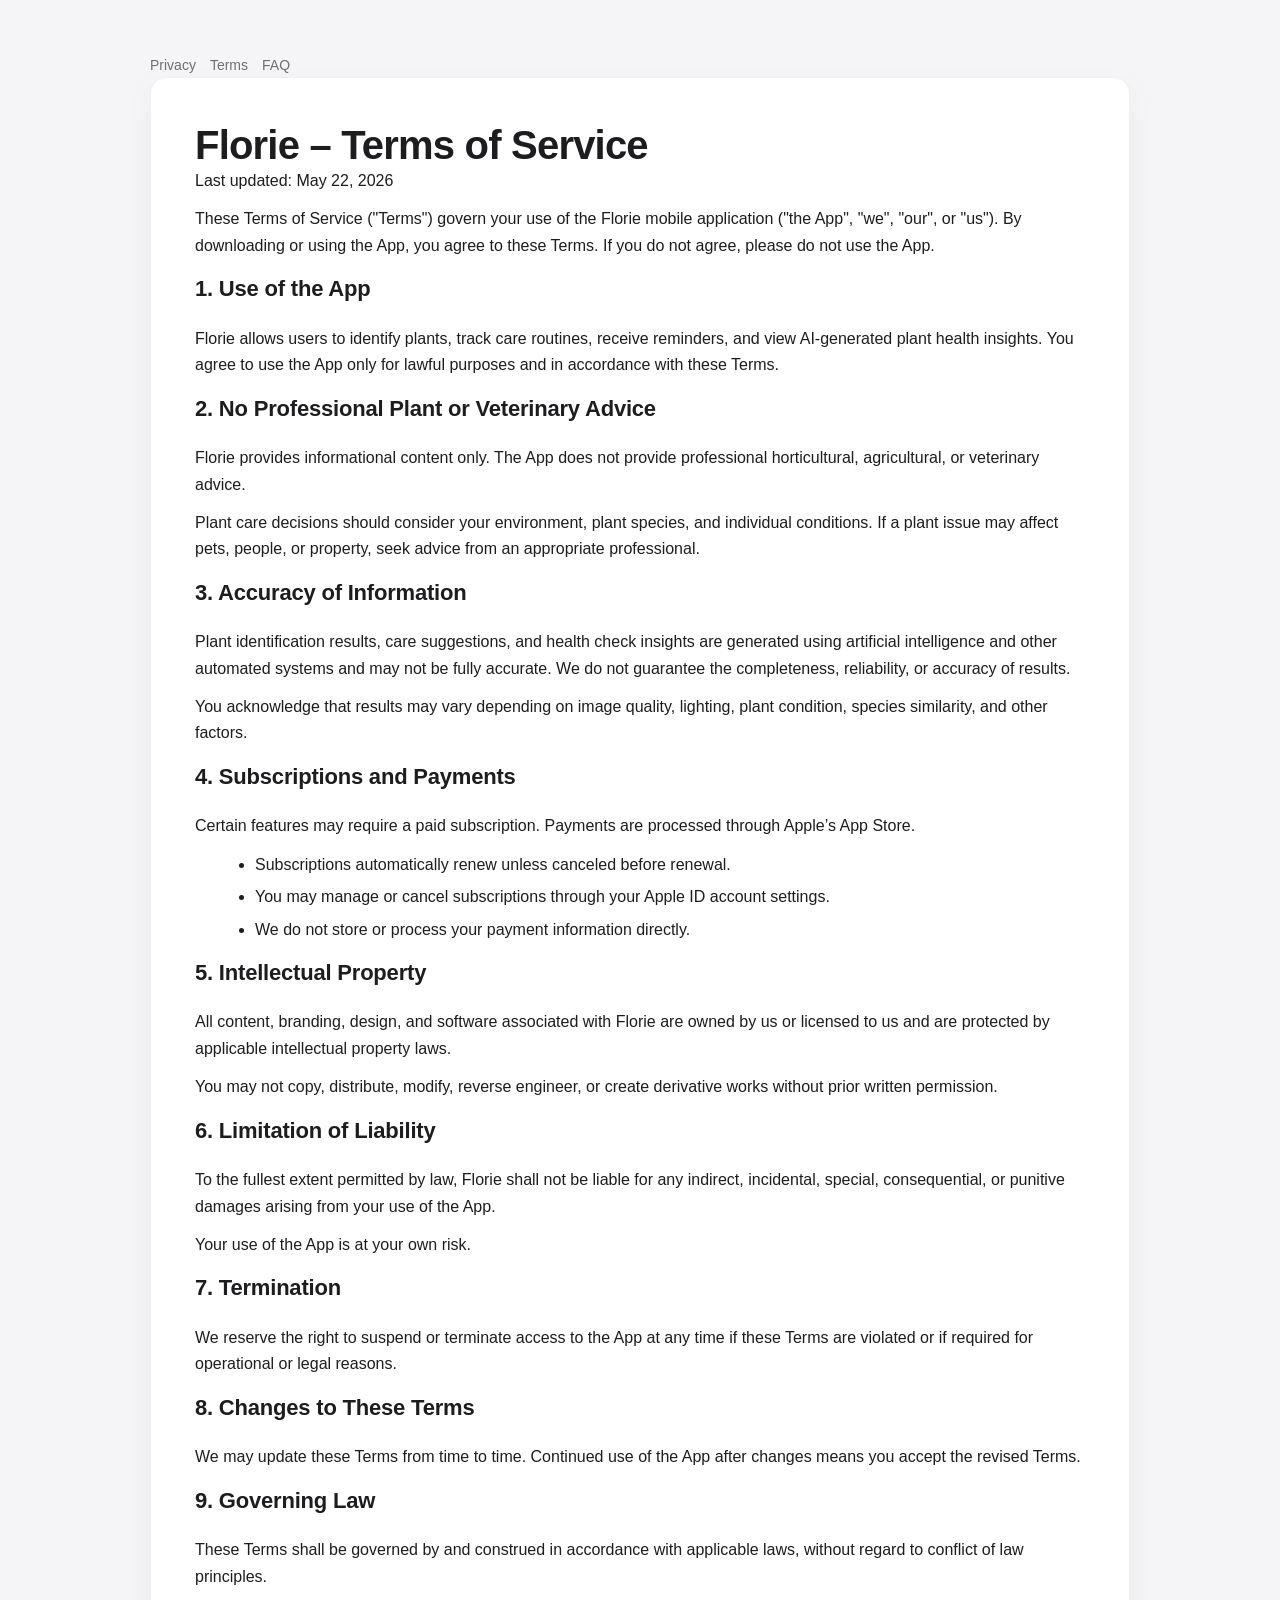
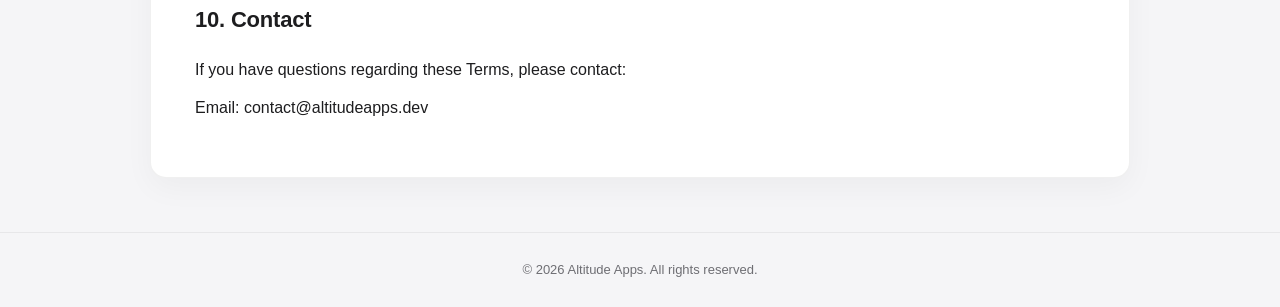
<file: Florie/terms.html>
<!DOCTYPE html>
<html lang="en">

<head>
    <meta charset="UTF-8">
    <meta name="viewport" content="width=device-width, initial-scale=1.0">
    <title>Florie – Terms of Service</title>
    <link rel="stylesheet" href="../assets/style.css">
</head>

<body>

    <div class="page">
        <div class="container">

            <div class="nav">
                <a href="privacy.html">Privacy</a>
                <a href="terms.html">Terms</a>
                <a href="faq.html">FAQ</a>
            </div>

            <div class="card">

                <h1>Florie – Terms of Service</h1>
                <div class="date">Last updated: May 22, 2026</div>

                <p>
                    These Terms of Service ("Terms") govern your use of the Florie mobile application
                    ("the App", "we", "our", or "us"). By downloading or using the App, you agree to these Terms.
                    If you do not agree, please do not use the App.
                </p>

                <h2>1. Use of the App</h2>
                <p>
                    Florie allows users to identify plants, track care routines, receive reminders,
                    and view AI-generated plant health insights.
                    You agree to use the App only for lawful purposes and in accordance with these Terms.
                </p>

                <h2>2. No Professional Plant or Veterinary Advice</h2>
                <p>
                    Florie provides informational content only.
                    The App does not provide professional horticultural, agricultural, or veterinary advice.
                </p>

                <p>
                    Plant care decisions should consider your environment, plant species, and individual conditions.
                    If a plant issue may affect pets, people, or property, seek advice from an appropriate professional.
                </p>

                <h2>3. Accuracy of Information</h2>
                <p>
                    Plant identification results, care suggestions, and health check insights are generated using
                    artificial intelligence and other automated systems and may not be fully accurate.
                    We do not guarantee the completeness, reliability, or accuracy of results.
                </p>

                <p>
                    You acknowledge that results may vary depending on image quality, lighting, plant condition,
                    species similarity, and other factors.
                </p>

                <h2>4. Subscriptions and Payments</h2>
                <p>
                    Certain features may require a paid subscription. Payments are processed through Apple’s App Store.
                </p>

                <ul>
                    <li>Subscriptions automatically renew unless canceled before renewal.</li>
                    <li>You may manage or cancel subscriptions through your Apple ID account settings.</li>
                    <li>We do not store or process your payment information directly.</li>
                </ul>

                <h2>5. Intellectual Property</h2>
                <p>
                    All content, branding, design, and software associated with Florie are owned by us
                    or licensed to us and are protected by applicable intellectual property laws.
                </p>

                <p>
                    You may not copy, distribute, modify, reverse engineer, or create derivative works
                    without prior written permission.
                </p>

                <h2>6. Limitation of Liability</h2>
                <p>
                    To the fullest extent permitted by law, Florie shall not be liable for any indirect,
                    incidental, special, consequential, or punitive damages arising from your use of the App.
                </p>

                <p>
                    Your use of the App is at your own risk.
                </p>

                <h2>7. Termination</h2>
                <p>
                    We reserve the right to suspend or terminate access to the App at any time if these Terms are
                    violated
                    or if required for operational or legal reasons.
                </p>

                <h2>8. Changes to These Terms</h2>
                <p>
                    We may update these Terms from time to time.
                    Continued use of the App after changes means you accept the revised Terms.
                </p>

                <h2>9. Governing Law</h2>
                <p>
                    These Terms shall be governed by and construed in accordance with applicable laws,
                    without regard to conflict of law principles.
                </p>

                <h2>10. Contact</h2>
                <p>
                    If you have questions regarding these Terms, please contact:
                </p>

                <p>
                    Email: contact@altitudeapps.dev<br>
                </p>

            </div>
        </div>
    </div>

    <footer>
        © 2026 Altitude Apps. All rights reserved.
    </footer>

</body>

</html>
</file>
<file: assets/style.css>
:root {
    --text-primary: #1d1d1f;
    --text-secondary: #6e6e73;
    --background: #f5f5f7;
    --card: #ffffff;
    --border: rgba(0,0,0,0.06);
    --shadow: 0 10px 30px rgba(0,0,0,0.04);
    --accent: #111111;

    --radius: 16px;
    --radius-sm: 12px;
    --gap: 18px;

    --btn-bg: #111111;
    --btn-text: #ffffff;
    --btn-bg-secondary: rgba(0,0,0,0.06);

    --focus: rgba(0, 122, 255, 0.25);
}

/* Dark Mode Support */
@media (prefers-color-scheme: dark) {
    :root {
        --text-primary: #f5f5f7;
        --text-secondary: #a1a1a6;
        --background: #0b0b0c;
        --card: #151516;
        --border: rgba(255,255,255,0.08);
        --shadow: none;
        --accent: #ffffff;

        --btn-bg: #ffffff;
        --btn-text: #0b0b0c;
        --btn-bg-secondary: rgba(255,255,255,0.10);

        --focus: rgba(10, 132, 255, 0.35);
    }
}

* { box-sizing: border-box; }

html, body {
    margin: 0;
    padding: 0;
    min-height: 100%;
    background: var(--background);
    font-family: -apple-system, BlinkMacSystemFont, "Segoe UI", Roboto, Helvetica, Arial, sans-serif;
    color: var(--text-primary);
    line-height: 1.65;
    -webkit-font-smoothing: antialiased;
}

body { display: flex; flex-direction: column; }

.page {
    flex: 1;
    padding: 54px 20px;
}

.container {
    max-width: 980px;
    margin: 0 auto;
}

/* Top bar */
.topbar {
    display: flex;
    align-items: center;
    justify-content: space-between;
    gap: 16px;
    margin-bottom: 18px;
}

.brand {
    display: inline-flex;
    align-items: center;
    gap: 10px;
    text-decoration: none;
    color: var(--text-primary);
}

.brand:focus-visible {
    outline: 3px solid var(--focus);
    outline-offset: 4px;
    border-radius: 10px;
}

.brandMark {
    width: 12px;
    height: 12px;
    border-radius: 999px;
    background: linear-gradient(135deg, var(--text-primary), var(--text-secondary));
    opacity: 0.9;
}

.brandText {
    font-weight: 600;
    letter-spacing: -0.2px;
}

/* Navigation */
.nav {
    display: flex;
    flex-wrap: wrap;
    gap: 14px;
    font-size: 14px;
}

.nav a {
    text-decoration: none;
    color: var(--text-secondary);
    transition: color 0.2s ease;
}

.nav a:hover { color: var(--text-primary); }

.nav a:focus-visible {
    outline: 3px solid var(--focus);
    outline-offset: 4px;
    border-radius: 10px;
}

/* Card */
.card {
    background: var(--card);
    padding: 44px;
    border-radius: var(--radius);
    border: 1px solid var(--border);
    box-shadow: var(--shadow);
}

/* Typography */
h1 {
    margin: 0;
    font-size: 40px;
    letter-spacing: -0.8px;
    line-height: 1.15;
}

h2 {
    margin-top: 0;
    font-size: 22px;
    letter-spacing: -0.2px;
}

h3 {
    margin-top: 0;
    font-size: 16px;
}

p { margin: 12px 0; }

ul { margin: 12px 0 12px 20px; }
li { margin-bottom: 6px; }

.muted { color: var(--text-secondary); }
.tiny { font-size: 13px; }

.divider {
    border: none;
    height: 1px;
    background: var(--border);
    margin: 34px 0;
}

/* Hero */
.hero {
    display: grid;
    grid-template-columns: 1.25fr 0.75fr;
    gap: 28px;
    align-items: center;
}

.eyebrow {
    margin: 0 0 10px 0;
    color: var(--text-secondary);
    font-size: 14px;
    letter-spacing: 0.25px;
    text-transform: uppercase;
}

.lead {
    color: var(--text-secondary);
    font-size: 17px;
    margin-top: 12px;
}

.ctaRow {
    display: flex;
    flex-wrap: wrap;
    gap: 12px;
    margin-top: 18px;
}

.badges {
    display: flex;
    flex-wrap: wrap;
    gap: 10px;
    margin-top: 18px;
}

.badge {
    font-size: 13px;
    color: var(--text-secondary);
    border: 1px solid var(--border);
    background: transparent;
    padding: 7px 10px;
    border-radius: 999px;
}

/* Buttons */
.button {
    display: inline-flex;
    align-items: center;
    justify-content: center;
    text-decoration: none;
    border-radius: 999px;
    padding: 11px 16px;
    border: 1px solid transparent;
    background: var(--btn-bg);
    color: var(--btn-text);
    font-weight: 600;
    font-size: 14px;
    letter-spacing: -0.1px;
    transition: transform 0.05s ease, opacity 0.2s ease, background 0.2s ease, border-color 0.2s ease;
}

.button:hover { opacity: 0.92; }
.button:active { transform: translateY(1px); }

.button:focus-visible {
    outline: 3px solid var(--focus);
    outline-offset: 4px;
}

.button.secondary {
    background: var(--btn-bg-secondary);
    color: var(--text-primary);
    border-color: var(--border);
}

.button.small {
    padding: 9px 12px;
    font-size: 13px;
}

/* Right hero visual */
.heroCard {
    border: 1px solid var(--border);
    border-radius: var(--radius);
    padding: 18px;
    background: linear-gradient(180deg, rgba(127,127,127,0.08), rgba(127,127,127,0.02));
}

.heroCardInner {
    display: flex;
    align-items: center;
    gap: 14px;
}

.heroIcon {
    width: 44px;
    height: 44px;
    border-radius: 14px;
    background: linear-gradient(135deg, var(--text-primary), var(--text-secondary));
    opacity: 0.9;
}

.heroCardText { flex: 1; }
.heroCardTitle {
    margin: 0;
    font-weight: 600;
    letter-spacing: -0.2px;
}
.heroCardSubtitle {
    margin: 2px 0 0 0;
    font-size: 13px;
    color: var(--text-secondary);
}

.heroCardFoot {
    display: flex;
    gap: 8px;
    margin-top: 14px;
    opacity: 0.7;
}

.dot {
    width: 8px;
    height: 8px;
    border-radius: 999px;
    border: 1px solid var(--border);
}

/* Sections */
.section {
    margin-top: 26px;
}

.grid {
    display: grid;
    grid-template-columns: 1fr 1fr;
    gap: var(--gap);
    margin-top: 18px;
}

.product {
    border: 1px solid var(--border);
    border-radius: var(--radius);
    padding: 18px;
    background: transparent;
}

.productHeader {
    display: flex;
    align-items: center;
    gap: 12px;
    margin-bottom: 10px;
}

.productIcon {
    width: 40px;
    height: 40px;
    border-radius: 14px;
    background: linear-gradient(135deg, rgba(255, 149, 0, 0.9), rgba(255, 59, 48, 0.85));
}

.productIcon.alt {
    background: linear-gradient(135deg, rgba(10, 132, 255, 0.9), rgba(94, 92, 230, 0.85));
}

.productTitle {
    margin: 0;
    font-size: 16px;
    font-weight: 700;
    letter-spacing: -0.2px;
}

.productSubtitle {
    margin: 2px 0 0 0;
    font-size: 13px;
    color: var(--text-secondary);
}

.productMeta {
    display: flex;
    flex-wrap: wrap;
    gap: 8px;
    margin-top: 12px;
}

.chip {
    font-size: 12px;
    color: var(--text-secondary);
    border: 1px solid var(--border);
    padding: 6px 9px;
    border-radius: 999px;
}

.productActions {
    display: flex;
    flex-wrap: wrap;
    gap: 10px;
    margin-top: 14px;
}

/* Callout */
.callout {
    margin-top: 14px;
    padding: 16px;
    border: 1px solid var(--border);
    border-radius: var(--radius);
    background: rgba(127,127,127,0.06);
}

/* Contact */
.contactGrid {
    display: grid;
    grid-template-columns: 1fr 1fr;
    gap: var(--gap);
    margin-top: 12px;
}

.contactItem {
    border: 1px solid var(--border);
    border-radius: var(--radius);
    padding: 16px;
}

.contactLabel {
    margin: 0 0 6px 0;
    font-size: 13px;
    color: var(--text-secondary);
}

.contactValue {
    color: var(--text-primary);
    text-decoration: none;
    font-weight: 600;
}

.contactValue:hover { opacity: 0.9; }
.contactValue:focus-visible {
    outline: 3px solid var(--focus);
    outline-offset: 4px;
    border-radius: 10px;
}

/* Legal cards */
.legalLinks {
    display: grid;
    grid-template-columns: 1fr 1fr;
    gap: var(--gap);
    margin-top: 14px;
}

.linkCard {
    display: block;
    text-decoration: none;
    border: 1px solid var(--border);
    border-radius: var(--radius);
    padding: 16px;
    color: var(--text-primary);
}

.linkCard:hover { opacity: 0.92; }
.linkCard:focus-visible {
    outline: 3px solid var(--focus);
    outline-offset: 4px;
}

.linkTitle {
    display: block;
    font-weight: 700;
    letter-spacing: -0.2px;
}

.linkDesc {
    display: block;
    margin-top: 6px;
    color: var(--text-secondary);
    font-size: 13px;
}

/* Footer */
footer {
    padding: 26px 20px;
    text-align: center;
    font-size: 13px;
    color: var(--text-secondary);
    border-top: 1px solid var(--border);
}

/* Responsive */
@media (max-width: 860px) {
    h1 { font-size: 34px; }
    .hero { grid-template-columns: 1fr; }
    .grid { grid-template-columns: 1fr; }
    .legalLinks { grid-template-columns: 1fr; }
    .contactGrid { grid-template-columns: 1fr; }
}

@media (max-width: 600px) {
    .card { padding: 26px; }
    h1 { font-size: 28px; }
    .page { padding: 40px 16px; }
}
</file>
